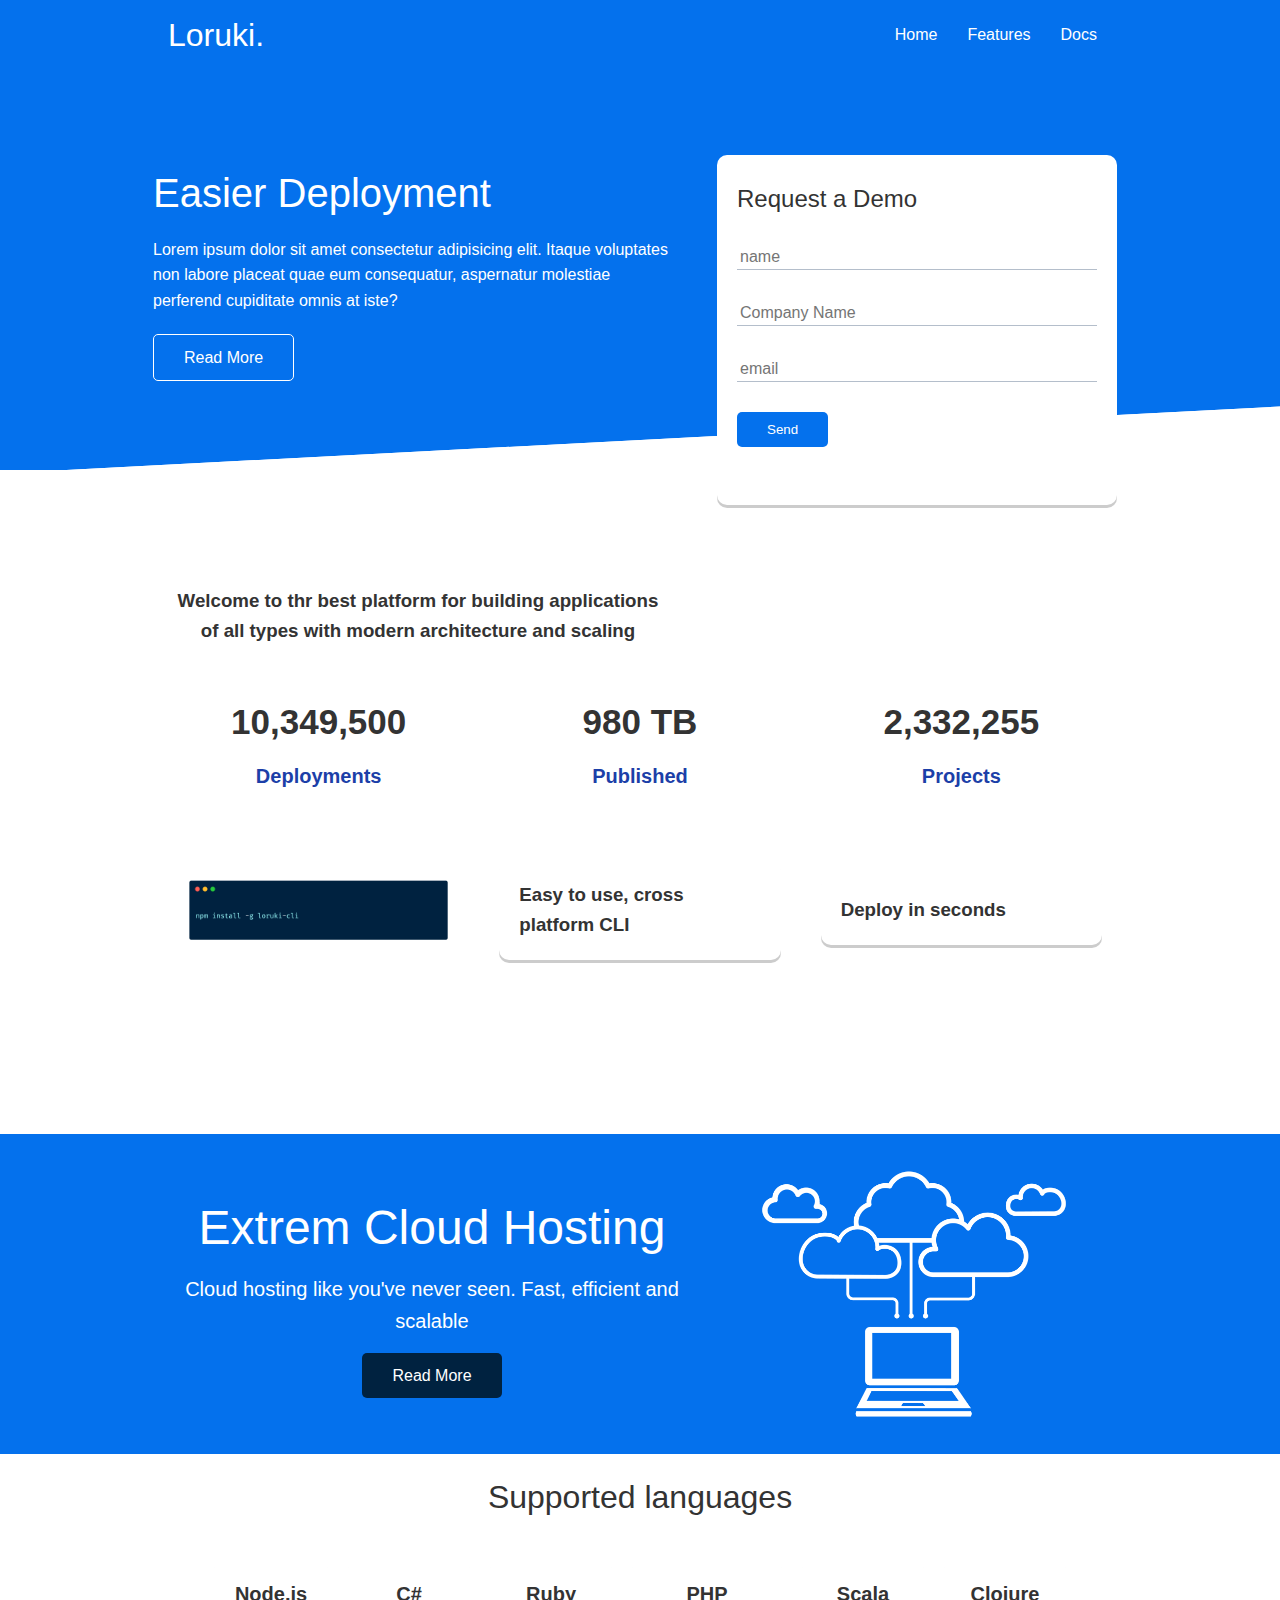
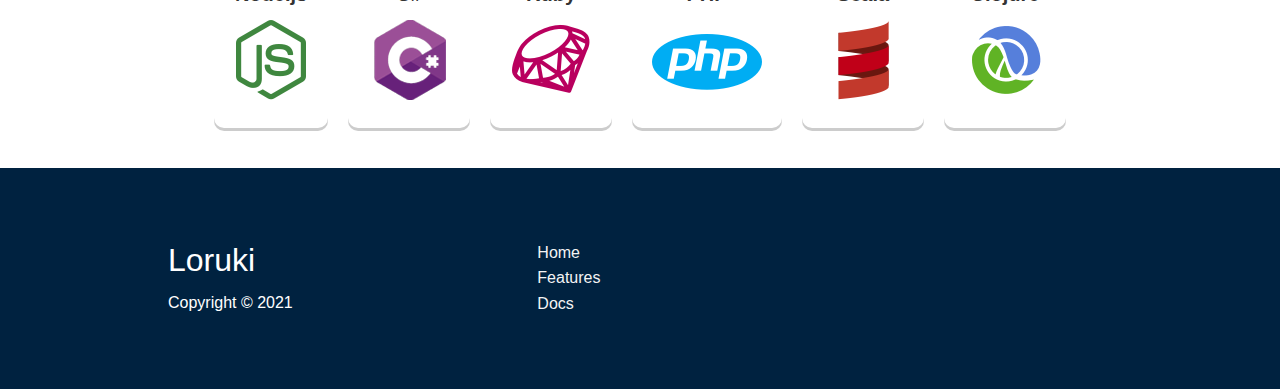
<file: index.html>
<!DOCTYPE html>
<html lang="en">
    <head>
        <meta charset="UTF-8">
        <meta http-equiv="X-UA-Compatible" content="IE=edge">
        <meta name="viewport" content="width=device-width, initial-scale=1.0">
        <link rel="stylesheet" href="./css/style.css">
        <link rel="stylesheet" href="./css/utilities.css">
        <title>My own Loruki</title>
    </head>
    <body>
        <!-- navbar -->
        <div class="navbar">
            <div class="container flex">
                <h1 class="logo">Loruki.</h1>
                <nav>
                    <ul>
                        <li><a href="index.html">Home</a></li>
                        <li><a href="features.html">Features</a></li>
                        <li><a href="docs.html">Docs</a></li>
                    </ul>
                </nav>
            </div>
        </div>


        <!-- showcase -->
        <section class="showcase">
            <div class="container grid">
                <div class="showcase-text">
                    <h1>Easier Deployment</h1>
                    <p>Lorem ipsum dolor sit amet 
                        consectetur adipisicing elit. 
                        Itaque voluptates non labore 
                        placeat quae eum consequatur, 
                        aspernatur molestiae perferend
                        cupiditate omnis at iste?</p>
                        <a href="features.html" 
                        class="btn btn-outline">Read More</a>
                </div>

                <div class="showcase-form card">
                    <h2>Request a Demo</h2>
                    <form action="">
                        <div class="form-control">
                            <input type="text" name="name" 
                            placeholder="name" required>
                        </div>
                        <div class="form-control">
                            <input type="text" name="company" 
                            placeholder="Company Name" required>
                        </div>
                        <div class="form-control">
                            <input type="email" name="email" 
                            placeholder="email" required>
                        </div>
                        <input type="submit" value="Send" class="btn btn-primary">
                    </form>
                </div>
            </div>
        </section>


        <!-- stats -->

        <section class="stats">
            <div class="container">
                <h3 class="stats-heading text-center my-1">
                    Welcome to thr best platform for building applications of all 
                    types with modern architecture and scaling
                </h3>

                <div class="grid grid-3 text-center my-4">
                    <div>
                        <i class="fas fa-server fa-3x"></i>
                        <h3>10,349,500</h3>
                        <p class="text-secondary">Deployments</p>
                    </div>
                    <div>
                        <i class="fas fa-upload fa-3x"></i>
                        <h3>980 TB</h3>
                        <p class="text-secondary">Published</p>
                    </div>
                    <div>
                        <i class="fas fa-project-diagram fa-3x"></i>
                        <h3>2,332,255</h3>
                        <p class="text-secondary">Projects</p>
                    </div>
                </div>

            </div>
        </section>


        <!-- cli -->
        <section class="cli">
            <div class="container grid">
                <img src="./images/cli.png" alt="">
                <div class="card">
                    <h3>Easy to use, cross platform CLI</h3>
                </div>
                <div class="card">
                    <h3>Deploy in seconds</h3>
                </div>
            </div>
        </section>

        <!-- cloud -->
        <section class="cloud bg-primary my-2 py-2">
            <div class="container grid">
                <div class="text-center">
                    <h2 class="lg">Extrem Cloud Hosting</h2>
                    <p class="lead my-1">Cloud hosting like you've never seen.
                        Fast, efficient and scalable
                    </p>
                    <a href="features.html" class="btn btn-dark">Read More</a>
                </div>
                <img src="/images/cloud.png" alt="">
            </div>
        </section>

        <!-- languages -->
        <section class="languages">
            <h2 class="md text-center my-2">
                Supported languages
            </h2>
            <div class="container flex">
                <div class="card">
                    <h4>Node.js</h4>
                    <img src="./images/logos/node.png" alt="">
                </div>
                <div class="card">
                    <h4>C#</h4>
                    <img src="./images/logos/csharp.png" alt="">
                </div>
                <div class="card">
                    <h4>Ruby</h4>
                    <img src="./images/logos/ruby.png" alt="">
                </div>
                <div class="card">
                    <h4>PHP</h4>
                    <img src="./images/logos/php.png" alt="">
                </div>
                <div class="card">
                    <h4>Scala</h4>
                    <img src="./images/logos/scala.png" alt="">
                </div>
                <div class="card">
                    <h4>Clojure</h4>
                    <img src="./images/logos/clojure.png" alt="">
                </div>
            </div>
        </section>

        <!-- footer -->
        <footer class="footer bg-dark py5">
            <div class="container grid grid-3">
                <div>
                    <h1>Loruki</h1>
                    <p>Copyright &copy; 2021</p>
                </div>
                <nav class="last-nav m-4 py-2">
                    <ul>
                        <li><a href="index.html">Home</a></li>
                        <li><a href="features.html">Features</a></li>
                        <li><a href="docs.html">Docs</a></li>
                    </ul>
                </nav>
                <div class="social">
                    <a href="#">
                        <i class="fab fa-gethub fa-2x"></i>
                        <i class="fab fa-facebook fa-2x"></i>
                        <i class="fab fa-instagram fa-2x"></i>
                        <i class="fab fa-twitter fa-2x"></i>
                    </a>
                </div>
            </div>
        </footer>
    </body>
</html>
</file>
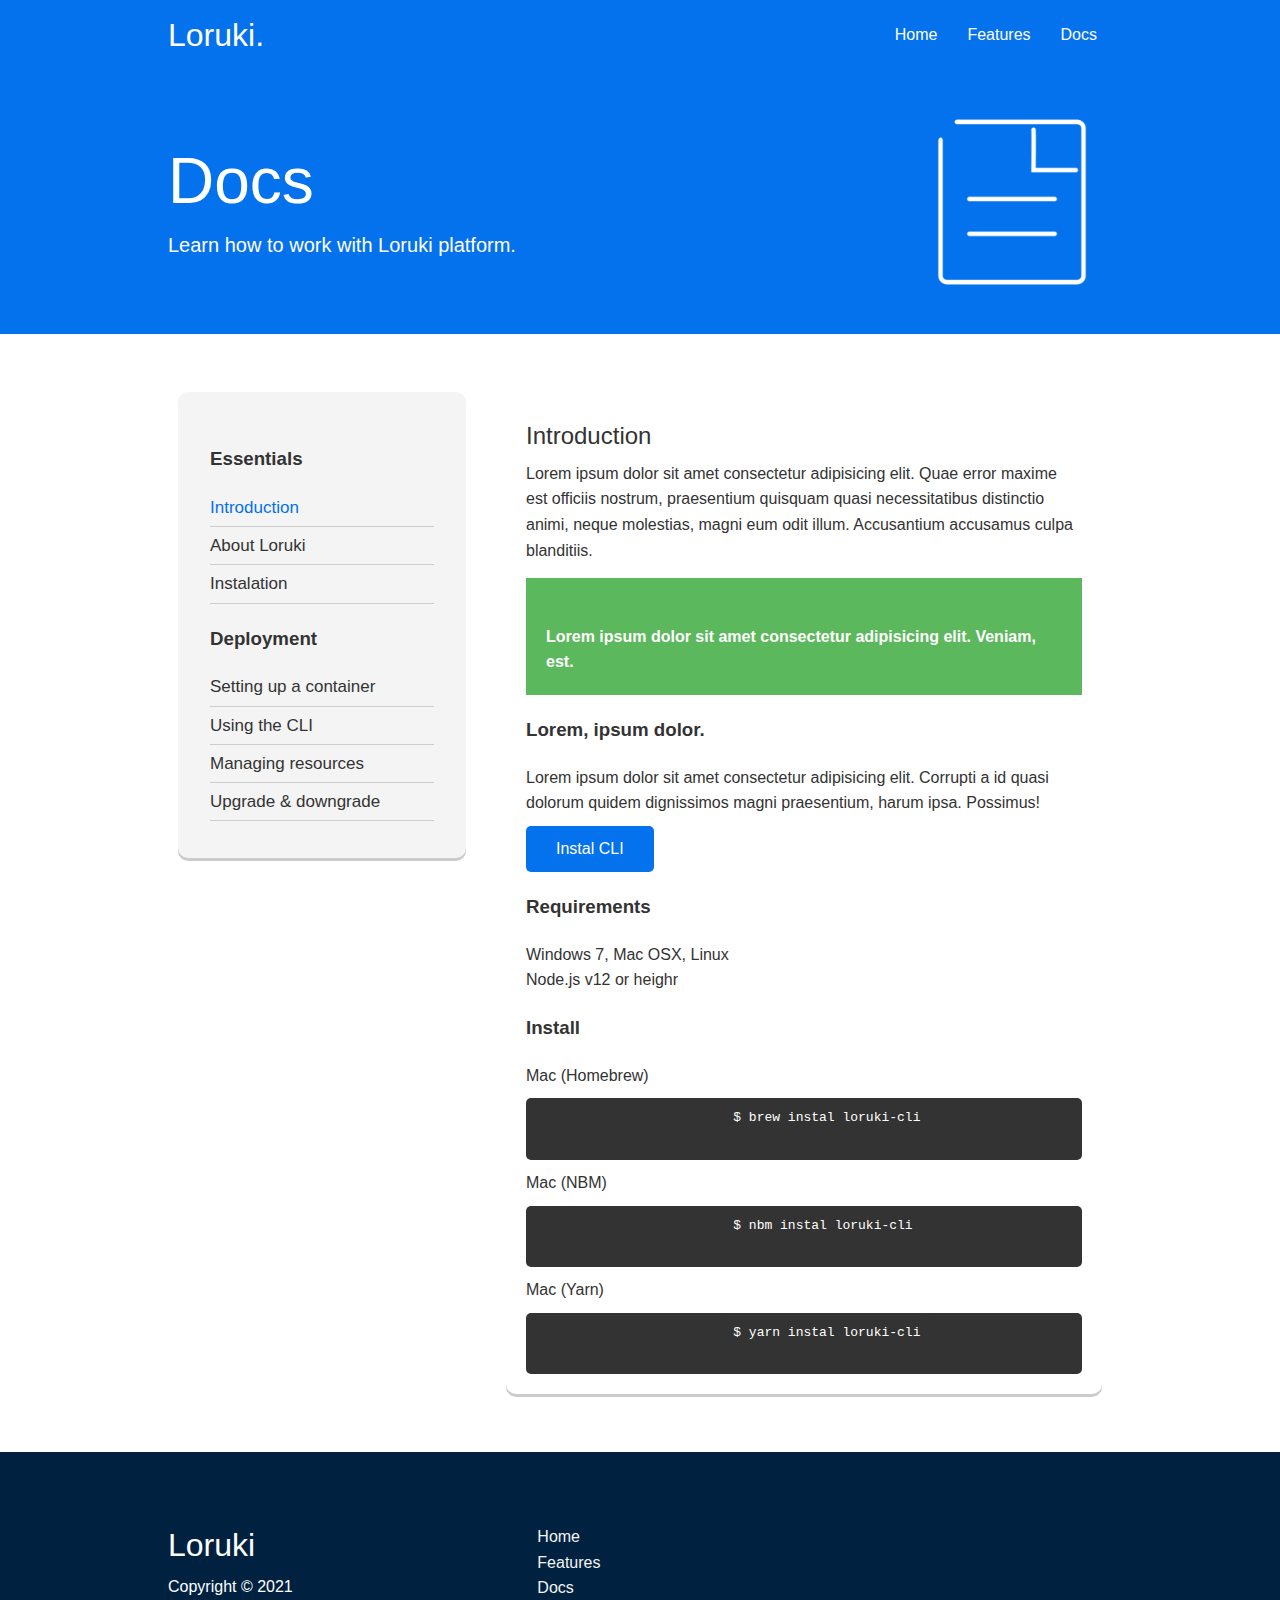
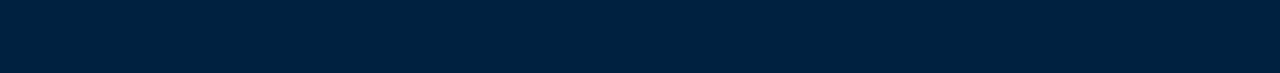
<file: docs.html>
<!DOCTYPE html>
<html lang="en">
    <head>
        <meta charset="UTF-8">
        <meta http-equiv="X-UA-Compatible" content="IE=edge">
        <meta name="viewport" content="width=device-width, initial-scale=1.0">
        <link rel="stylesheet" href="./css/style.css">
        <link rel="stylesheet" href="./css/utilities.css">
        <title>Loruki | cloud hosting for everyone</title>
    </head>
    <body>
        <!-- navbar -->
        <div class="navbar">
            <div class="container flex">
                <h1 class="logo">Loruki.</h1>
                <nav>
                    <ul>
                        <li><a href="index.html">Home</a></li>
                        <li><a href="features.html">Features</a></li>
                        <li><a href="docs.html">Docs</a></li>
                    </ul>
                </nav>
            </div>
        </div>

        <!-- head -->
        <section class="docs-head bg-primary py-3">
            <div class="container grid">
                <div>
                    <h1 class="xl">Docs</h1>
                    <p class="lead">
                        Learn how to work with Loruki platform.
                    </p>
                </div>
                <img src="./images/docs.png" alt="">
            </div>
        </section>

        <!-- Docs main -->
        <section class="docs-main my-4">
            <div class="container grid">
                <div class="card bg-light p-3">
                    <h3 class="my-2">Essentials</h3>
                    <nav>
                        <ul>
                            <li>
                                <a href="#" class="text-primary">
                                Introduction
                                </a>
                            </li>
                            <li><a href="#">About Loruki</a></li>
                            <li><a href="#">Instalation</a></li>
                        </ul>
                    </nav>

                    <h3 class="my-2">Deployment</h3>
                    <nav>
                        <ul>
                            <li>
                                <a href="#">
                                    Setting up a container
                                </a>
                            </li>
                            <li>
                                <a href="#">Using the CLI</a>
                            </li>
                            <li>
                                <a href="#">Managing resources</a>
                            </li>
                            <li>
                                <a href="#">
                                    Upgrade & downgrade
                                </a>
                            </li>
                        </ul>
                    </nav>
                </div>
                <div class="card">
                    <h2>Introduction</h2>
                    <p>Lorem ipsum dolor sit amet consectetur adipisicing elit. Quae error maxime est officiis nostrum, praesentium quisquam quasi necessitatibus distinctio animi, neque molestias, magni eum odit illum. Accusantium accusamus culpa blanditiis.</p>
                    <div class="alert alert-success">
                        <i class="fas fa-info"></i>
                        <p>Lorem ipsum dolor sit amet consectetur adipisicing elit. Veniam, est.</p>
                    </div>
                    <h3>Lorem, ipsum dolor.</h3>
                    <p>
                        Lorem ipsum dolor sit amet consectetur adipisicing elit. Corrupti a id quasi dolorum quidem dignissimos magni praesentium, harum ipsa. Possimus!
                    </p>
                    <a href="#" class="btn btn-primary">
                        Instal CLI
                    </a>

                    <h3>Requirements</h3>
                    <ul>
                        <li>Windows 7, Mac OSX, Linux</li>
                        <li>Node.js v12 or heighr</li>
                    </ul>

                    <h3>Install</h3>
                    <p>Mac (Homebrew)</p>
                    <pre>
                        <code>$ brew instal loruki-cli</code>
                    </pre>
                    <p>Mac (NBM)</p>
                    <pre>
                        <code>$ nbm instal loruki-cli</code>
                    </pre>
                    <p>Mac (Yarn)</p>
                    <pre>
                        <code>$ yarn instal loruki-cli</code>
                    </pre>

                </div>
            </div>
        </section>

        <!-- footer -->
        <footer class="footer bg-dark py5">
            <div class="container grid grid-3">
                <div>
                    <h1>Loruki</h1>
                    <p>Copyright &copy; 2021</p>
                </div>
                <nav class="last-nav m-4 py-2">
                    <ul>
                        <li><a href="index.html">Home</a></li>
                        <li><a href="features.html">Features</a></li>
                        <li><a href="docs.html">Docs</a></li>
                    </ul>
                </nav>
                <div class="social">
                    <a href="#">
                        <i class="fab fa-gethub fa-2x"></i>
                        <i class="fab fa-facebook fa-2x"></i>
                        <i class="fab fa-instagram fa-2x"></i>
                        <i class="fab fa-twitter fa-2x"></i>
                    </a>
                </div>
            </div>
        </footer>
    </body>
</html>
</file>
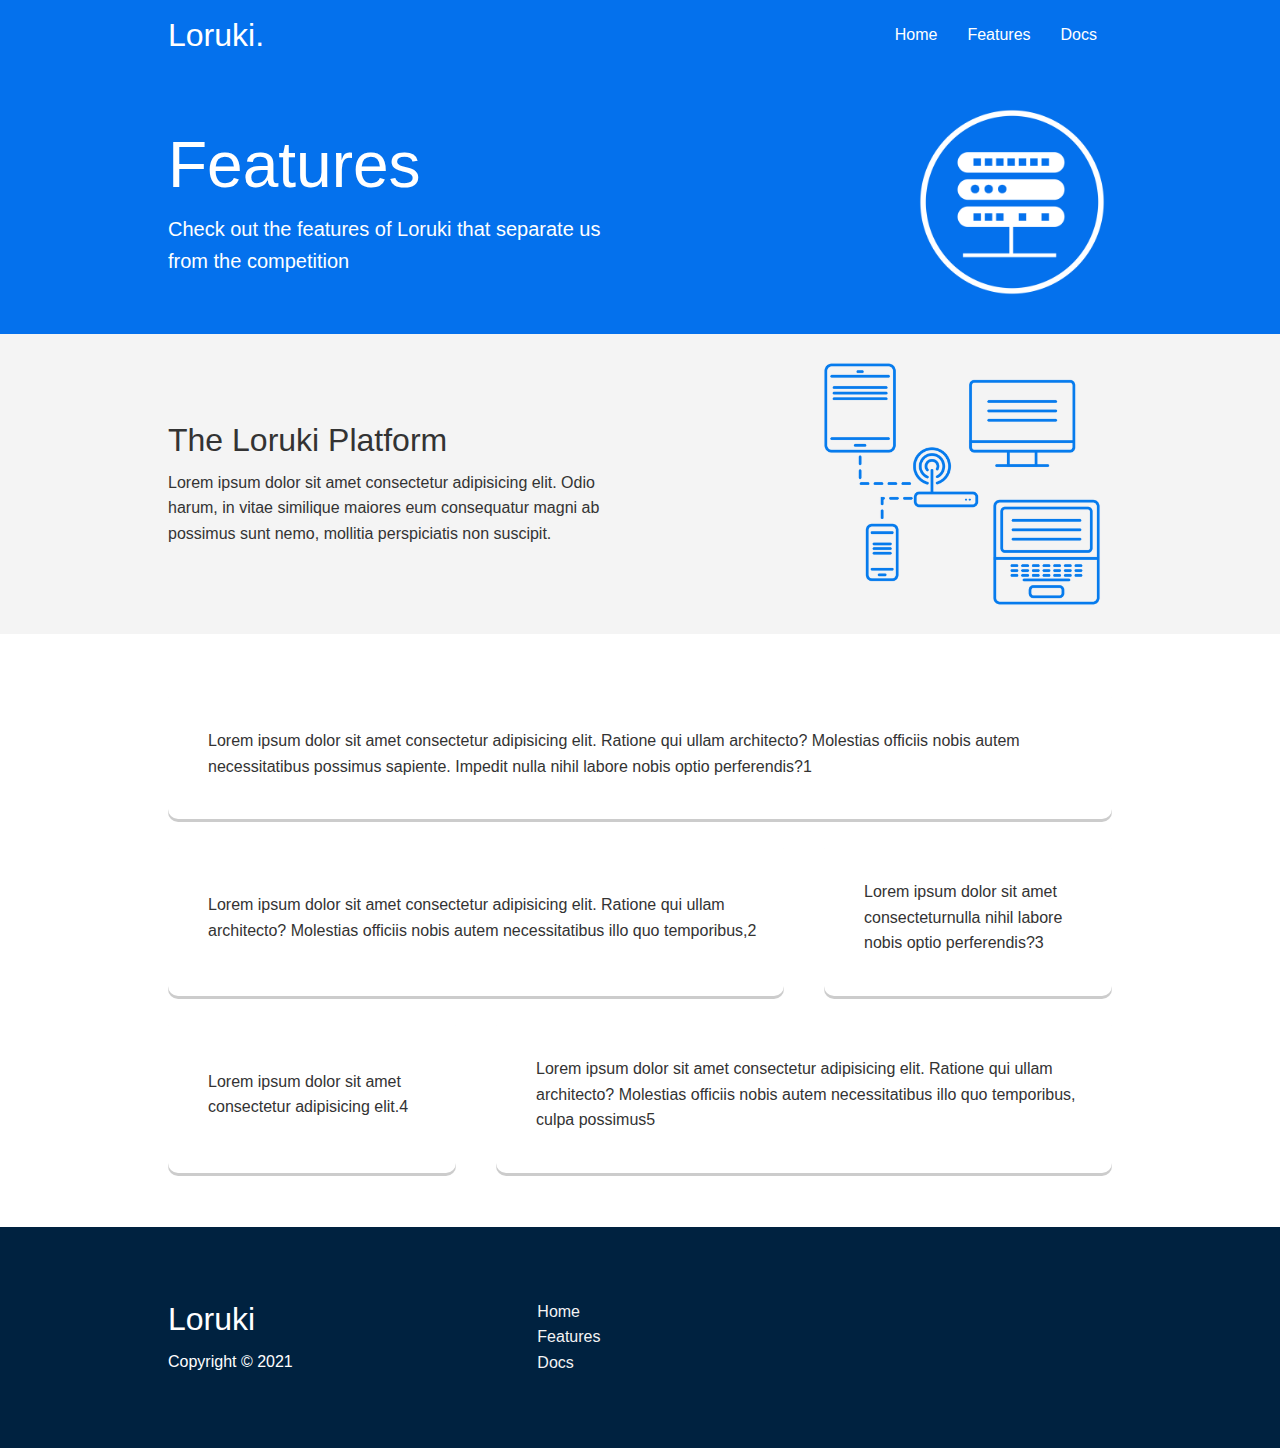
<file: features.html>
<!DOCTYPE html>
<html lang="en">
    <head>
        <meta charset="UTF-8">
        <meta http-equiv="X-UA-Compatible" content="IE=edge">
        <meta name="viewport" content="width=device-width, initial-scale=1.0">
        <link rel="stylesheet" href="./css/style.css">
        <link rel="stylesheet" href="./css/utilities.css">
        <title>Loruki | cloud hosting for everyone</title>
    </head>
    <body>
        <!-- navbar -->
        <div class="navbar">
            <div class="container flex">
                <h1 class="logo">Loruki.</h1>
                <nav>
                    <ul>
                        <li><a href="index.html">Home</a></li>
                        <li><a href="features.html">Features</a></li>
                        <li><a href="docs.html">Docs</a></li>
                    </ul>
                </nav>
            </div>
        </div>

        <!-- head -->
        <section class="features-head bg-primary py-3">
            <div class="container grid">
                <div>
                    <h1 class="xl">Features</h1>
                    <p class="lead">Check out the features of Loruki that 
                        separate us from the competition
                    </p>
                </div>
                <img src="./images/server.png" alt="">
            </div>
        </section>

        <!-- sub head -->
        <section class="features-sub-head bg-light py3">
            <div class="container grid">
                <div>
                    <h1 class="md">The Loruki Platform</h1>
                    <p>Lorem ipsum dolor sit amet 
                        consectetur adipisicing elit. 
                        Odio harum, in vitae similique 
                        maiores eum consequatur magni ab possimus 
                        sunt nemo, mollitia perspiciatis non suscipit.
                    </p>
                </div>
                <img src="./images/server2.png" alt="">
            </div>
        </section>

        <section class="features-main my-2">
            <div class="container grid grid-3">
                <div class="card flex">
                    <i class="fas fa-server fa-3x"></i>
                    <p>Lorem ipsum dolor sit amet consectetur adipisicing elit. Ratione qui ullam architecto? Molestias officiis nobis autem necessitatibus  possimus sapiente. Impedit nulla nihil labore nobis optio perferendis?1</p>
                </div>
                <div class="card flex">
                    <i class="fas fa-laptop-code fa-3x"></i>
                    <p>Lorem ipsum dolor sit amet consectetur adipisicing elit. Ratione qui ullam architecto? Molestias officiis nobis autem necessitatibus illo quo temporibus,2</p>
                </div>
                <div class="card flex">
                    <i class="fas fa-database fa-3x"></i>
                    <p>Lorem ipsum dolor sit amet consecteturnulla nihil labore nobis optio perferendis?3</p>
                </div>
                <div class="card flex">
                    <i class="fas fa-power-off fa-3x"></i>
                    <p>Lorem ipsum dolor sit amet consectetur adipisicing elit.4</p>
                </div>
                <div class="card flex">
                    <i class="fas fa-upload fa-3x"></i>
                    <p>Lorem ipsum dolor sit amet consectetur adipisicing elit. Ratione qui ullam architecto? Molestias officiis nobis autem necessitatibus illo quo temporibus, culpa possimus5</p>
                </div>
            </div>
        </section>

        <!-- footer -->
        <footer class="footer bg-dark py5">
            <div class="container grid grid-3">
                <div>
                    <h1>Loruki</h1>
                    <p>Copyright &copy; 2021</p>
                </div>
                <nav class="last-nav m-4 py-2">
                    <ul>
                        <li><a href="index.html">Home</a></li>
                        <li><a href="features.html">Features</a></li>
                        <li><a href="docs.html">Docs</a></li>
                    </ul>
                </nav>
                <div class="social">
                    <a href="#">
                        <i class="fab fa-gethub fa-2x"></i>
                        <i class="fab fa-facebook fa-2x"></i>
                        <i class="fab fa-instagram fa-2x"></i>
                        <i class="fab fa-twitter fa-2x"></i>
                    </a>
                </div>
            </div>
        </footer>
    </body>
</html>
</file>
<file: css/style.css>
:root {
    --primary-color:#0471ed;
    --secondary-color:#1c3fa8;
    --dark-color:#002240;
    --light-color:#f4f4f4;
    --success-color:#5cb85c;
    --error-color:#d9534f;
}


* {
    box-sizing: border-box;
    margin: 0;
    padding: 0;
}

body {
    font-family: 'Gill Sans',
     'Gill Sans MT', 
     Calibri, 
     'Trebuchet MS', 
    sans-serif;
    color: #333;
    line-height: 1.6;
}

ul {
    list-style-type: none;
}

a {
    text-decoration: none;
    color: #333;
}

h1, h2 {
    font-weight: 300;
    line-height: 1.2;
    margin: 10px 0;
}

p {
    margin: 10px 0;
}

 img {
    width: 100%;
 }

 /* pre code */
code,pre {
    background-color:#333;
    color: #fff;
    padding: 10px;
    border-radius: 5px;
}


/* navbar styling */
 .navbar {
     background-color: var(--primary-color);
     color: #fff;
     height: 70px;
 }


 .navbar ul {
     display:flex;
 }

 .navbar a {
     color: #fff;
     padding: 10px;
     margin: 0 5px;
 }

 .navbar a:hover {
     border-bottom: 2px #fff solid;
 }


.navbar .flex {
    justify-content: space-between;
}

/* showcase */
.showcase {
    height: 400px;
    background-color: var(--primary-color);
    color: #fff;
    position: relative;
}

.showcase-text {
    animation-name: comeLift;
    animation-timing-function: ease-in;
    animation-duration: 1s;
    animation-iteration-count: 1;
}

.showcase h1 {
    font-size: 40px;
}

.showcase p {
    margin: 20px 0;
}
.showcase .grid {
    overflow: visible;
    grid-template-columns: 55% 45%;
    gap: 30px;
}
.showcase-form {
    position: relative;
    top: 60px;
    height: 350px;
    width: 400px;
    padding: 40px;
    z-index: 100;
    justify-self: flex-end;
    animation: comeRight 1s ease-in;
}

.showcase-form .form-control {
    margin: 30px 0;
}

.showcase-form input[type='text'],
.showcase-form input[type='email'] {
    border: 0;
    border-bottom: 1px solid #b4becb;
    width: 100%;
    padding: 3px;
    font-size: 16px;
}

.showcase input:focus {
    outline: none;
}

.showcase::before,
.showcase::after {
    content: '';
    background-color: #fff;
    height: 100px;
    position: absolute;
    bottom: -70px;
    right: 0;
    left: 0;
    transform: skewY(-3deg);
    -webkit-transform: skewY(-3deg);
    -moz-transform: skewY(-3deg);
    -ms-transform: skewY(-3deg);

}

/* stats */
.stats {
    padding-top: 100px;
    animation: comeBottom 1s ease-in;
}
.stats-heading {
    max-width: 500px;
    margin: auto;
}

.stats .grid h3 {
    font-size: 35px;
}
.stats .grid p {
    font-size: 20px;
    font-weight: bold;
}


/* cli */
.cli .grid {
    grid-template-columns: repeat(3, 1fr);
    grid-template-rows: repeat(2, 1fr);
}

.cli .grid > *:first-child {
    grid-column: 1 ;
    grid-row: 1 ;
}

/* cloud */
.cloud .grid {
    grid-template-columns: 4fr 3fr;
}

/* Languages */
.languages .flex {
    flex-wrap: wrap;
}
.languages .card {
    text-align: center;
    margin: 18px 10px 40px;
    transition: transform 0.2s ease-in;
}
.languages .card h4 {
    font-size: 20px;
    margin-bottom: 10px;
}
.languages .card:hover {
    transform: translateY(-15px);
}

/* features */
.features-head img, 
.docs-head img {
    width: 200px;
    justify-self: flex-end;
}

.features-sub-head img {
    width: 300px;
    justify-self: flex-end;
}

.features-main .card > i {
    margin-right: 20px;

}
.features-main .grid {
    padding: 30px;
}
.features-main .grid > *:first-child {
    grid-column: span 3;
}
.features-main .grid > *:nth-child(2) {
    grid-column: span 2;
}
.features-main .grid > *:nth-child(5) {
    grid-column: 2 / span 2;
}

/* end */

/* docs */

.docs-main h3 {
    margin: 20px 0;
}

.docs-main .grid {
    grid-template-columns: 1fr 2fr;
    align-items: flex-start;
}
.docs-main nav li {
    font-size: 17px;
    padding-bottom: 5px;
    margin-bottom: 5px;
    border-bottom: 1px #ccc solid;
}

.docs-main a:hover {
    font-weight: bold;

}





/* end */

/* footer */
.last-nav ul li a{
    color: #f4f4f4;
} 
/* footer end */

/* Animations */


@keyframes comeRight {
    0% {
        transform:translateX(100%);
    }
    100% {
        transform: translateX(0);
    }
}

@keyframes comeLift {
    0% {
        transform:translateX(-100%);
    }
    100% {
        transform: translateX(0);
    }
}

@keyframes comeTop {
    0% {
        transform:translateY(-100%);
    }
    100% {
        transform: translateY(0);
    }
}

@keyframes comeBottom {
    0% {
        transform:translatey(100%);
    }
    100% {
        transform: translateY(0);
    }
}












/* tablets and under */
@media(max-width: 768px) {
    .grid,
    .showcase .grid,
    .stats .grid,
    .cli .grid,
    .cloud .grid,
    .features-main .grid,
    .features-head .grid,
    .features-sub-head .grid,
    .docs-main .grid { 
        grid-template-columns: 1fr;
        grid-template-rows: 1fr;
    }
    .showcase {
        height: auto;
    }
    .showcase-text {
        text-align: center;
        margin-top: 40px;
    }
    .showcase-form {
        justify-self: center;
        margin: auto;
        width: 98%;
    }
    .cli .grid > *:first-child {
        grid-column: 1 ;
        grid-row: 1 ;
    }
    .cli .container .card {
        text-align: center;
    }
    .features-head,
    .features-sub-head,
    .docs-head {
        text-align: center;
    }
    .features-head img,
    .features-sub-head img,
    .docs-head img {
        justify-self: center;
    }

    .features-main .grid > *:first-child,
    .features-main .grid > *:nth-child(2),
    .features-main .grid > *:nth-child(5) {
        grid-column: 1;
    }

}



/* mobil */
@media(max-width: 500px) {
    .navbar {
        height: 110px;
    }

    .navbar .flex {
        flex-direction: column;
    }

    .navbar ul {
        padding: 10px;
        background-color: rgba(0,0,0,0.1);
        border-radius: 5px;
    }
}
</file>
<file: css/utilities.css>
.container {
    max-width: 1024px;
    margin: 0 auto;
    overflow: auto;
    padding: 0 40px;
}

.card {
    background-color: #fff;
    color: #333;
    border-radius: 10px;
    box-shadow: 0 3px rgba(0,0,0, 0.2);
    padding: 20px;
    margin: 10px;
}

.btn {
   display: inline-block;
   padding: 10px 30px;
   cursor: pointer;
   background: var(--primary-color);
   color: #fff;
   border: none;
   border-radius: 5px;   
   transition: transform 0.2s ease-in;
}

.btn-outline {
   background-color: transparent;
   border: 1px #fff solid;
}

.btn:hover {
   transform: scale(0.93);

   
}

/* background & colored buttons */

.bg-primary,
.btn-primary {
    background-color: var(--primary-color);
    color:#fff;
}
.bg-secondary,
.btn-secondary {
    background-color: var(--secondary-color);
    color:#fff;
}
.bg-dark,
.btn-dark {
    background-color: var(--dark-color);
    color:#fff;
}
.bg-light,
.btn-light {
    background-color: var(--light-color);
    color:#333;
}

/* text color */
.text-primary {
    color: var(--primary-color);

}
.text-secondary {
    color: var(--secondary-color);
}
.text-dark {
    color: var(--dark-color);
}
.text-light {
    color: var(--light-color);
}



/* links */
.bg-primary a,
.btn-primary a,
.bg-secondary a,
.btn-secondary a,
.bg-dark a,
.btn-dark a {
    color: #fff;
}


/* text size */

.lead {
    font-size: 20px;
}
.sm {
    font-size: 1rem;
}
.md {
    font-size: 2rem;
}
.lg {
    font-size: 3rem;
}
.xl {
    font-size: 4rem;
}
 
.text-center {
    text-align: center;
}

/* alert */
.alert {
    background-color: var(--light-color);
    padding: 10px 20px;
    font-weight: bold;
    margin: 15px 0;
}

.alert i {
    margin-right: 10px;
}

.alert-success {
    background-color: var(--success-color);
    color: #fff;
}
.alert-error {
    background-color: var(--error-color);
    color: #fff;
}

.flex {
    display: flex;
    justify-content: center;
    align-items: center;
    height: 100%;
}
.grid {
    display: grid;
    grid-template-columns:repeat(2, 2fr);
    gap: 20px;
    justify-content: center;
    align-items: center;
    height: 100%;
}
.grid-3 {
    grid-template-columns: repeat(3, 1fr);
}

/* margin */

.my-1 {
    margin: 1rem 0;
}


.my-2 {
    margin: 1.5rem 0;
}

.my-3 {
    margin: 2rem 0;
}

.my-4 {
    margin: 3rem 0;
}

.my-5 {
    margin: 4rem 0;
}
.m-1 {
    margin: 1rem;
}


.m-2 {
    margin: 1.5rem;
}

.m-3 {
    margin: 2rem;
}

.m-4 {
    margin: 3rem;
}

.m-5 {
    margin: 4rem;
}
/* padding */

.py-1 {
    padding: 1rem 0;
}


.py-2 {
    padding: 1.5rem 0;
}

.py-3 {
    padding: 2rem 0;
}

.py-4 {
    padding: 3rem 0;
}

.py-5 {
    padding: 4rem 0;
}
.p-1 {
    padding: 1rem;
}


.p-2 {
    padding: 1.5rem;
}

.p-3 {
    padding: 2rem;
}

.p-4 {
    padding: 3rem;
}

.p-5 {
    padding: 4rem;
}
</file>
